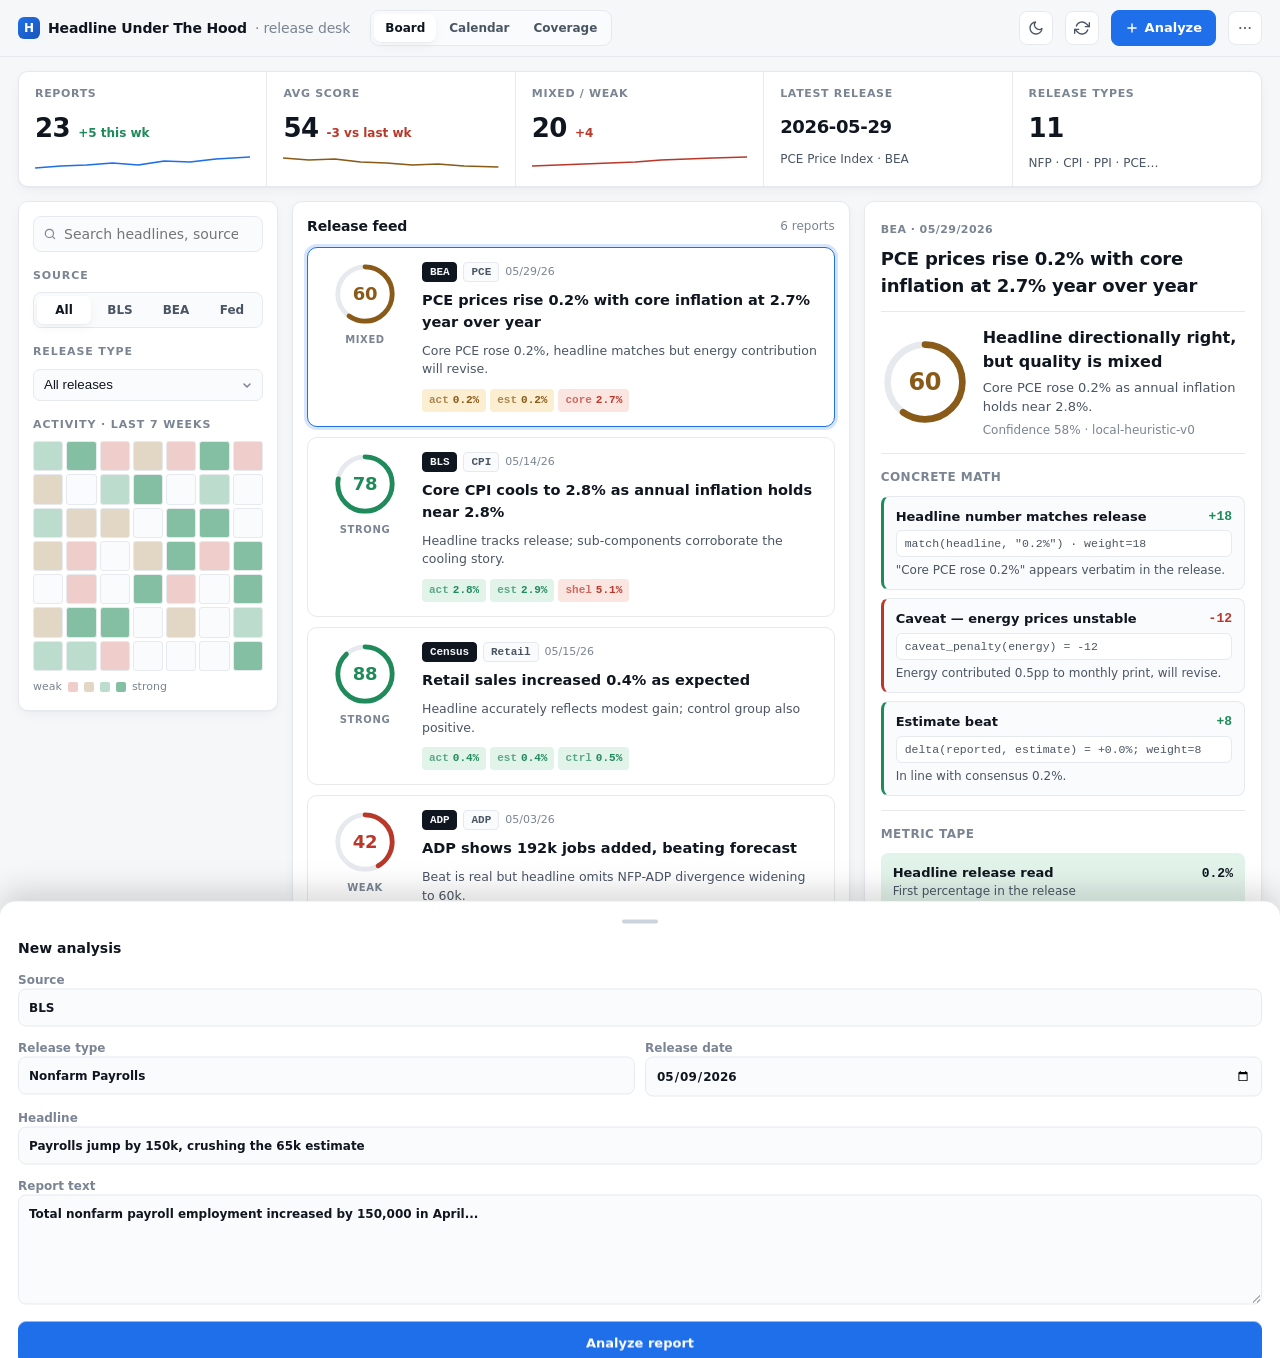
<file: mockup/redesign.html>
<!doctype html>
<html lang="en">
<head>
<meta charset="utf-8" />
<meta name="viewport" content="width=device-width, initial-scale=1, viewport-fit=cover" />
<title>Headline Under The Hood — Redesign Mockup</title>
<style>
  /* ---------- Tokens ---------- */
  :root {
    color-scheme: light dark;
    --bg:        #f6f7f9;
    --bg-rail:   #ffffff;
    --panel:     #ffffff;
    --panel-2:   #fafbfc;
    --line:      #e6e9ee;
    --line-2:    #cdd3dc;
    --text:      #0f1620;
    --text-2:    #4a5564;
    --muted:     #7a8493;
    --accent:    #1f6feb;
    --accent-2:  #1956b9;
    --accent-soft: #e7f0ff;
    --good:      #1f8a5a;
    --good-soft: #e2f3ea;
    --warn:      #8a5a18;
    --warn-soft: #fbeed1;
    --bad:       #b9382a;
    --bad-soft:  #fbe5e1;
    --shadow:    0 1px 2px rgba(15, 22, 32, .04), 0 4px 12px rgba(15, 22, 32, .04);
    --radius:    10px;
    --radius-sm: 7px;
    --mono:      ui-monospace, "JetBrains Mono", "SF Mono", Menlo, Consolas, monospace;
  }
  [data-theme="dark"] {
    --bg:        #0b0e13;
    --bg-rail:   #10141b;
    --panel:     #131822;
    --panel-2:   #181e29;
    --line:      #232b39;
    --line-2:    #313b4d;
    --text:      #e7ecf3;
    --text-2:    #aab3c0;
    --muted:     #6e7888;
    --accent:    #4d8ef7;
    --accent-2:  #6ba0fa;
    --accent-soft: #18243d;
    --good:      #4cc38a;
    --good-soft: #14352a;
    --warn:      #e0a857;
    --warn-soft: #3a2c14;
    --bad:       #ec6f60;
    --bad-soft:  #3a1d1a;
    --shadow:    0 1px 2px rgba(0, 0, 0, .25), 0 6px 18px rgba(0, 0, 0, .3);
  }

  * { box-sizing: border-box; }
  html, body { margin: 0; padding: 0; }
  body {
    background: var(--bg);
    color: var(--text);
    font: 14px/1.5 -apple-system, BlinkMacSystemFont, "Segoe UI", Inter, system-ui, sans-serif;
    font-variant-numeric: tabular-nums;
    -webkit-font-smoothing: antialiased;
  }
  button { font: inherit; cursor: pointer; }
  a { color: var(--accent); text-decoration: none; }
  a:hover { text-decoration: underline; }

  /* ---------- Topbar ---------- */
  .topbar {
    position: sticky; top: 0; z-index: 30;
    display: flex; align-items: center; gap: 12px;
    padding: 10px 18px;
    background: color-mix(in srgb, var(--bg) 92%, transparent);
    backdrop-filter: saturate(180%) blur(8px);
    border-bottom: 1px solid var(--line);
  }
  .brand {
    display: flex; align-items: center; gap: 8px;
    font-weight: 700; font-size: 14px; letter-spacing: -.01em;
  }
  .brand-mark {
    width: 22px; height: 22px; border-radius: 6px;
    background: linear-gradient(135deg, var(--accent), var(--accent-2));
    display: grid; place-items: center; color: #fff; font-weight: 800; font-size: 12px;
  }
  .brand-sub { color: var(--muted); font-weight: 500; }

  .nav-pill {
    display: inline-flex; gap: 2px; padding: 3px;
    background: var(--panel-2); border: 1px solid var(--line); border-radius: 9px;
    margin-left: 8px;
  }
  .nav-pill button {
    padding: 5px 11px; border: 0; border-radius: 7px; background: transparent;
    color: var(--text-2); font-weight: 600; font-size: 12px;
  }
  .nav-pill button[aria-pressed="true"] {
    background: var(--panel); color: var(--text); box-shadow: var(--shadow);
  }

  .top-spacer { flex: 1; }

  .icon-btn {
    width: 34px; height: 34px; display: grid; place-items: center;
    border-radius: 8px; border: 1px solid var(--line); background: var(--panel);
    color: var(--text-2);
  }
  .icon-btn:hover { background: var(--panel-2); color: var(--text); }
  .icon-btn svg { width: 16px; height: 16px; }

  .btn-primary {
    display: inline-flex; align-items: center; gap: 6px;
    padding: 7px 13px; border-radius: 8px;
    border: 1px solid var(--accent); background: var(--accent); color: #fff;
    font-weight: 600; font-size: 13px;
  }
  .btn-primary:hover { background: var(--accent-2); border-color: var(--accent-2); }
  .btn-primary svg { width: 14px; height: 14px; }

  .menu-wrap { position: relative; }
  .menu {
    position: absolute; right: 0; top: calc(100% + 6px); min-width: 180px;
    background: var(--panel); border: 1px solid var(--line); border-radius: 10px;
    box-shadow: var(--shadow); padding: 4px; display: none; z-index: 50;
  }
  .menu[data-open="true"] { display: block; }
  .menu button {
    width: 100%; text-align: left; padding: 8px 10px; border: 0; background: transparent;
    color: var(--text); border-radius: 6px; font-size: 13px;
  }
  .menu button:hover { background: var(--panel-2); }

  /* ---------- Layout ---------- */
  .shell {
    display: grid;
    grid-template-columns: 260px minmax(0, 1.4fr) minmax(0, 1fr);
    gap: 14px;
    padding: 14px 18px 22px;
    align-items: start;
  }

  .pane {
    background: var(--panel);
    border: 1px solid var(--line);
    border-radius: var(--radius);
    box-shadow: var(--shadow);
  }

  /* Stats hero (replaces eyebrow + giant title) */
  .stats {
    display: grid;
    grid-template-columns: repeat(5, minmax(0, 1fr));
    gap: 0;
    padding: 0;
    overflow: hidden;
    grid-column: 1 / -1;
  }
  .stat {
    padding: 14px 16px;
    border-right: 1px solid var(--line);
    display: grid; gap: 6px;
  }
  .stat:last-child { border-right: 0; }
  .stat-label { color: var(--muted); font-size: 11px; font-weight: 600; text-transform: uppercase; letter-spacing: .06em; }
  .stat-value { display: flex; align-items: baseline; gap: 8px; }
  .stat-value strong { font-size: 26px; font-weight: 700; letter-spacing: -.02em; font-variant-numeric: tabular-nums; }
  .stat-value .delta { font-size: 12px; color: var(--good); font-weight: 600; }
  .stat-value .delta.down { color: var(--bad); }
  .stat-spark { height: 18px; width: 100%; }

  /* ---------- Side rail ---------- */
  .rail { padding: 14px; display: grid; gap: 16px; position: sticky; top: 70px; }

  .rail h3 {
    margin: 0; font-size: 11px; font-weight: 700; color: var(--muted);
    text-transform: uppercase; letter-spacing: .08em;
  }

  .search {
    position: relative;
  }
  .search svg {
    position: absolute; left: 10px; top: 50%; transform: translateY(-50%);
    width: 14px; height: 14px; color: var(--muted);
  }
  .search input {
    width: 100%; height: 36px; padding: 0 10px 0 30px;
    border-radius: 8px; border: 1px solid var(--line); background: var(--panel-2);
    color: var(--text); font: inherit;
  }
  .search input:focus { outline: 2px solid color-mix(in srgb, var(--accent) 35%, transparent); border-color: var(--accent); }

  .seg {
    display: flex; gap: 2px; padding: 3px;
    background: var(--panel-2); border: 1px solid var(--line); border-radius: 8px;
  }
  .seg button {
    flex: 1; padding: 5px 8px; border: 0; background: transparent; border-radius: 6px;
    color: var(--text-2); font-weight: 600; font-size: 12px;
  }
  .seg button[aria-pressed="true"] { background: var(--panel); color: var(--text); box-shadow: var(--shadow); }

  select.field {
    width: 100%; height: 32px; padding: 0 28px 0 10px;
    border: 1px solid var(--line); background: var(--panel-2); color: var(--text); border-radius: 7px;
    appearance: none;
    background-image: url("data:image/svg+xml;utf8,<svg xmlns='http://www.w3.org/2000/svg' width='10' height='10' viewBox='0 0 10 10'><path d='M2 4l3 3 3-3' fill='none' stroke='%237a8493' stroke-width='1.5' stroke-linecap='round' stroke-linejoin='round'/></svg>");
    background-repeat: no-repeat; background-position: right 10px center;
  }

  /* Calendar heatmap */
  .heatmap {
    display: grid; grid-template-columns: repeat(7, 1fr);
    gap: 3px;
  }
  .heatmap .cell {
    aspect-ratio: 1 / 1; border-radius: 3px;
    background: var(--panel-2); border: 1px solid var(--line);
    position: relative;
  }
  .heatmap .cell[data-score="1"] { background: color-mix(in srgb, var(--bad) 25%, var(--panel)); }
  .heatmap .cell[data-score="2"] { background: color-mix(in srgb, var(--warn) 25%, var(--panel)); }
  .heatmap .cell[data-score="3"] { background: color-mix(in srgb, var(--good) 30%, var(--panel)); }
  .heatmap .cell[data-score="4"] { background: color-mix(in srgb, var(--good) 55%, var(--panel)); }
  .heatmap .cell:hover { outline: 2px solid var(--accent); }
  .heatmap-legend { display: flex; gap: 6px; align-items: center; color: var(--muted); font-size: 11px; }
  .heatmap-legend i { width: 10px; height: 10px; border-radius: 2px; }

  /* ---------- Feed ---------- */
  .feed { padding: 14px; }
  .feed-head { display: flex; align-items: center; justify-content: space-between; margin-bottom: 10px; }
  .feed-head h2 { margin: 0; font-size: 14px; font-weight: 700; letter-spacing: -.01em; }
  .feed-head .count { color: var(--muted); font-size: 12px; }

  .card {
    display: grid;
    grid-template-columns: 86px 1fr;
    gap: 14px;
    padding: 14px;
    border: 1px solid var(--line);
    border-radius: var(--radius);
    background: var(--panel);
    transition: border-color .15s, transform .15s, box-shadow .15s;
    margin-bottom: 10px;
    cursor: pointer;
    text-align: left;
    width: 100%;
  }
  .card:hover { border-color: var(--line-2); transform: translateY(-1px); box-shadow: var(--shadow); }
  .card[aria-current="true"] {
    border-color: var(--accent);
    box-shadow: 0 0 0 3px color-mix(in srgb, var(--accent) 18%, transparent);
  }

  .card-score { display: grid; gap: 6px; align-content: start; justify-items: center; }
  .verdict-tag {
    font-size: 10px; font-weight: 700; letter-spacing: .06em;
    text-transform: uppercase; color: var(--muted);
  }

  .card-body { display: grid; gap: 8px; min-width: 0; }
  .card-meta { display: flex; gap: 6px; align-items: center; font-size: 11px; color: var(--muted); }
  .chip {
    display: inline-flex; align-items: center; padding: 1px 7px; border-radius: 4px;
    background: var(--panel-2); border: 1px solid var(--line);
    color: var(--text-2); font-size: 11px; font-weight: 600;
    font-family: var(--mono);
  }
  .chip.brand { background: var(--text); color: var(--bg); border-color: var(--text); }

  .card-headline {
    font-size: 14.5px; font-weight: 600; color: var(--text);
    overflow: hidden; display: -webkit-box; -webkit-line-clamp: 2; -webkit-box-orient: vertical;
  }
  .card-blurb { font-size: 12.5px; color: var(--text-2); }

  .card-footer { display: flex; gap: 4px; flex-wrap: wrap; margin-top: 2px; }
  .ribbon {
    display: inline-flex; align-items: center; gap: 4px;
    padding: 2px 6px; border-radius: 4px;
    font-size: 11px; font-family: var(--mono); font-weight: 600;
    background: var(--panel-2); border: 1px solid var(--line); color: var(--text-2);
  }
  .ribbon.up { background: var(--good-soft); color: var(--good); border-color: transparent; }
  .ribbon.dn { background: var(--bad-soft); color: var(--bad); border-color: transparent; }
  .ribbon.neu { background: var(--warn-soft); color: var(--warn); border-color: transparent; }

  /* ---------- Score Gauge (SVG) ---------- */
  .gauge { width: 64px; height: 64px; position: relative; }
  .gauge svg { width: 100%; height: 100%; transform: rotate(-90deg); }
  .gauge .track { stroke: var(--line); fill: none; stroke-width: 6; }
  .gauge .fill { fill: none; stroke-width: 6; stroke-linecap: round; transition: stroke-dashoffset .6s ease; }
  .gauge .num {
    position: absolute; inset: 0; display: grid; place-items: center;
    font-size: 18px; font-weight: 700; letter-spacing: -.02em;
  }
  .gauge.s-good .fill { stroke: var(--good); }
  .gauge.s-mid  .fill { stroke: var(--warn); }
  .gauge.s-bad  .fill { stroke: var(--bad); }
  .gauge.s-good .num { color: var(--good); }
  .gauge.s-mid  .num { color: var(--warn); }
  .gauge.s-bad  .num { color: var(--bad); }

  /* ---------- Detail panel ---------- */
  .detail {
    padding: 16px;
    position: sticky; top: 70px;
    max-height: calc(100vh - 90px); overflow: auto;
  }
  .detail-head { padding-bottom: 12px; border-bottom: 1px solid var(--line); }
  .detail-eyebrow { font-size: 11px; color: var(--muted); font-weight: 600; letter-spacing: .04em; text-transform: uppercase; }
  .detail-headline { margin: 6px 0 0; font-size: 18px; font-weight: 700; letter-spacing: -.01em; }
  .verdict-block {
    display: grid; grid-template-columns: 88px 1fr; gap: 14px; align-items: center;
    padding: 14px 0; border-bottom: 1px solid var(--line);
  }
  .verdict-block .gauge { width: 88px; height: 88px; }
  .verdict-block .gauge .num { font-size: 24px; }
  .verdict-block h3 { margin: 0; font-size: 16px; font-weight: 700; }
  .verdict-block p  { margin: 4px 0 0; color: var(--text-2); font-size: 13px; }
  .verdict-block .meta { color: var(--muted); font-size: 12px; margin-top: 4px; }

  .section { padding: 14px 0; border-bottom: 1px solid var(--line); }
  .section:last-child { border-bottom: 0; }
  .section h4 { margin: 0 0 10px; font-size: 12px; font-weight: 700; letter-spacing: .04em; text-transform: uppercase; color: var(--muted); }

  .components { display: grid; gap: 8px; }
  .component {
    display: grid; grid-template-columns: 1fr auto; gap: 4px 12px;
    padding: 10px 12px;
    border: 1px solid var(--line);
    border-left: 3px solid var(--line-2);
    border-radius: 8px;
    background: var(--panel-2);
  }
  .component.pos { border-left-color: var(--good); }
  .component.neg { border-left-color: var(--bad); }
  .component .label { font-weight: 600; font-size: 13px; }
  .component .pts   { font-family: var(--mono); font-weight: 700; font-size: 13px; }
  .component .pts.pos { color: var(--good); }
  .component .pts.neg { color: var(--bad); }
  .component .math  { grid-column: 1 / -1; font-family: var(--mono); font-size: 11.5px; color: var(--text-2); padding: 4px 8px; background: var(--panel); border: 1px solid var(--line); border-radius: 6px; overflow-x: auto; }
  .component .ev    { grid-column: 1 / -1; font-size: 12px; color: var(--text-2); }

  .metrics { display: grid; gap: 6px; }
  .metric {
    display: grid; grid-template-columns: 1fr auto; gap: 8px; align-items: baseline;
    padding: 9px 11px; border-radius: 7px; border: 1px solid var(--line);
  }
  .metric.pos { background: var(--good-soft); border-color: transparent; }
  .metric.neg { background: var(--bad-soft); border-color: transparent; }
  .metric .name { font-weight: 600; font-size: 13px; }
  .metric .desc { font-size: 12px; color: var(--text-2); }
  .metric .value { font-family: var(--mono); font-size: 13px; font-weight: 700; }

  .factors { list-style: none; margin: 0; padding: 0; display: grid; gap: 6px; }
  .factors li {
    padding: 8px 10px; border-radius: 7px;
    background: var(--panel-2); border-left: 3px solid var(--line-2);
    font-size: 12.5px; color: var(--text-2);
  }
  .factors li.pos { border-left-color: var(--good); }
  .factors li.neg { border-left-color: var(--bad); }

  /* ---------- FAB / sheet for narrow screens ---------- */
  .fab {
    display: none;
    position: fixed; right: 16px; bottom: 16px; z-index: 40;
    width: 56px; height: 56px; border-radius: 50%;
    background: var(--accent); color: #fff; border: 0;
    box-shadow: 0 6px 20px rgba(31, 111, 235, .35);
  }
  .fab svg { width: 22px; height: 22px; }
  .sheet {
    position: fixed; left: 0; right: 0; bottom: 0; top: auto;
    background: var(--panel); border-top: 1px solid var(--line);
    border-radius: 16px 16px 0 0;
    padding: 18px 18px 24px;
    z-index: 50;
    transform: translateY(100%);
    transition: transform .3s ease;
    box-shadow: 0 -10px 30px rgba(0, 0, 0, .15);
    max-height: 88vh; overflow: auto;
  }
  .sheet[data-open="true"] { transform: translateY(0); }
  .sheet-grip { width: 36px; height: 4px; border-radius: 2px; background: var(--line-2); margin: 0 auto 14px; }
  .sheet-backdrop {
    position: fixed; inset: 0; background: rgba(15, 22, 32, .35); opacity: 0; pointer-events: none;
    transition: opacity .25s; z-index: 45;
  }
  .sheet-backdrop[data-open="true"] { opacity: 1; pointer-events: auto; }

  .sheet h3 { margin: 0 0 12px; font-size: 14px; font-weight: 700; }
  .field-row { display: grid; gap: 10px; margin-bottom: 12px; }
  .field-row label { font-size: 12px; color: var(--muted); font-weight: 600; }
  .field-row input, .field-row textarea, .field-row select {
    width: 100%; padding: 9px 10px; border-radius: 8px;
    border: 1px solid var(--line); background: var(--panel-2); color: var(--text); font: inherit;
  }
  .field-row textarea { min-height: 110px; resize: vertical; }

  /* ---------- Responsive ---------- */
  @media (max-width: 1180px) {
    .shell { grid-template-columns: 240px minmax(0, 1.3fr) minmax(0, 1fr); gap: 12px; padding: 12px; }
    .stats { grid-template-columns: repeat(5, 1fr); }
    .stat-value strong { font-size: 22px; }
  }
  @media (max-width: 980px) {
    .shell { grid-template-columns: 1fr; }
    .rail { display: none; }
    .detail { display: none; }
    .stats { grid-template-columns: repeat(3, 1fr); }
    .stat:nth-child(4), .stat:nth-child(5) { border-right: 0; }
    .stat:nth-child(3) { border-right: 0; }
    .fab { display: grid; place-items: center; }
    .nav-pill { display: none; }
  }
  @media (max-width: 540px) {
    .stats { grid-template-columns: repeat(2, 1fr); }
    .stat { border-right: 0; border-bottom: 1px solid var(--line); }
    .stat:nth-last-child(-n+1) { border-bottom: 0; }
    .topbar { padding: 8px 12px; gap: 8px; }
    .brand span:not(.brand-mark) { display: none; }
    .brand::after { content: "HUTH"; font-weight: 700; font-size: 14px; letter-spacing: -.01em; color: var(--text); }
    .shell { padding: 10px; }
    .card { grid-template-columns: 64px 1fr; gap: 10px; padding: 12px; }
    .card-headline { font-size: 14px; }
    .gauge { width: 52px; height: 52px; }
    .gauge .num { font-size: 15px; }
    .btn-primary { padding: 7px 11px; font-size: 12.5px; }
  }

  /* utility */
  .row { display: flex; gap: 8px; align-items: center; }
  .grow { flex: 1; }
  .small { font-size: 12px; color: var(--text-2); }
  .hidden { display: none !important; }
</style>
</head>
<body>
  <header class="topbar">
    <div class="brand">
      <div class="brand-mark">H</div>
      <span>Headline Under The Hood</span>
      <span class="brand-sub">· release desk</span>
    </div>
    <div class="nav-pill" role="tablist" aria-label="View">
      <button aria-pressed="true">Board</button>
      <button aria-pressed="false">Calendar</button>
      <button aria-pressed="false">Coverage</button>
    </div>
    <div class="top-spacer"></div>
    <button class="icon-btn" id="themeToggle" aria-label="Toggle theme" title="Toggle theme">
      <svg viewBox="0 0 24 24" fill="none" stroke="currentColor" stroke-width="2" stroke-linecap="round" stroke-linejoin="round"><path d="M21 12.79A9 9 0 1 1 11.21 3 7 7 0 0 0 21 12.79z"/></svg>
    </button>
    <button class="icon-btn" aria-label="Refresh" title="Refresh">
      <svg viewBox="0 0 24 24" fill="none" stroke="currentColor" stroke-width="2" stroke-linecap="round" stroke-linejoin="round"><path d="M23 4v6h-6"/><path d="M1 20v-6h6"/><path d="M3.51 9a9 9 0 0 1 14.85-3.36L23 10M1 14l4.64 4.36A9 9 0 0 0 20.49 15"/></svg>
    </button>
    <button class="btn-primary" id="openSheet">
      <svg viewBox="0 0 24 24" fill="none" stroke="currentColor" stroke-width="2.4" stroke-linecap="round" stroke-linejoin="round"><path d="M12 5v14M5 12h14"/></svg>
      Analyze
    </button>
    <div class="menu-wrap">
      <button class="icon-btn" id="overflowBtn" aria-label="More" title="More">
        <svg viewBox="0 0 24 24" fill="currentColor"><circle cx="5" cy="12" r="1.6"/><circle cx="12" cy="12" r="1.6"/><circle cx="19" cy="12" r="1.6"/></svg>
      </button>
      <div class="menu" id="overflowMenu">
        <button>Seed examples</button>
        <button>Run demo</button>
        <button>Export CSV</button>
        <button>Settings…</button>
      </div>
    </div>
  </header>

  <main class="shell">
    <!-- STATS HERO -->
    <section class="pane stats" aria-label="Dashboard summary">
      <div class="stat">
        <span class="stat-label">Reports</span>
        <div class="stat-value"><strong id="kReports">23</strong><span class="delta">+5 this wk</span></div>
        <svg class="stat-spark" viewBox="0 0 100 18" preserveAspectRatio="none"><polyline fill="none" stroke="currentColor" stroke-width="1.5" points="0,14 12,12 24,11 36,9 48,11 60,7 72,8 84,5 100,3" style="color: var(--accent)"/></svg>
      </div>
      <div class="stat">
        <span class="stat-label">Avg score</span>
        <div class="stat-value"><strong>54</strong><span class="delta down">-3 vs last wk</span></div>
        <svg class="stat-spark" viewBox="0 0 100 18" preserveAspectRatio="none"><polyline fill="none" stroke="currentColor" stroke-width="1.5" points="0,4 12,6 24,5 36,8 48,9 60,11 72,10 84,12 100,13" style="color: var(--warn)"/></svg>
      </div>
      <div class="stat">
        <span class="stat-label">Mixed / weak</span>
        <div class="stat-value"><strong>20</strong><span class="delta down">+4</span></div>
        <svg class="stat-spark" viewBox="0 0 100 18" preserveAspectRatio="none"><polyline fill="none" stroke="currentColor" stroke-width="1.5" points="0,12 12,11 24,10 36,9 48,8 60,6 72,5 84,4 100,3" style="color: var(--bad)"/></svg>
      </div>
      <div class="stat">
        <span class="stat-label">Latest release</span>
        <div class="stat-value"><strong style="font-size:18px">2026-05-29</strong></div>
        <span class="small">PCE Price Index · BEA</span>
      </div>
      <div class="stat">
        <span class="stat-label">Release types</span>
        <div class="stat-value"><strong>11</strong></div>
        <span class="small">NFP · CPI · PPI · PCE…</span>
      </div>
    </section>

    <!-- SIDE RAIL -->
    <aside class="pane rail">
      <div class="search">
        <svg viewBox="0 0 24 24" fill="none" stroke="currentColor" stroke-width="2" stroke-linecap="round"><circle cx="11" cy="11" r="7"/><path d="m20 20-3.5-3.5"/></svg>
        <input type="search" placeholder="Search headlines, sources" />
      </div>

      <div>
        <h3 style="margin-bottom:8px">Source</h3>
        <div class="seg" role="tablist">
          <button aria-pressed="true">All</button>
          <button aria-pressed="false">BLS</button>
          <button aria-pressed="false">BEA</button>
          <button aria-pressed="false">Fed</button>
        </div>
      </div>

      <div style="display:grid; gap:8px">
        <h3>Release type</h3>
        <select class="field">
          <option>All releases</option>
          <option>Nonfarm Payrolls</option>
          <option>CPI</option>
          <option>PCE</option>
          <option>GDP</option>
        </select>
      </div>

      <div style="display:grid; gap:8px">
        <h3>Activity · last 7 weeks</h3>
        <div class="heatmap" id="heatmap"></div>
        <div class="heatmap-legend">
          <span>weak</span>
          <i style="background:color-mix(in srgb, var(--bad) 25%, var(--panel))"></i>
          <i style="background:color-mix(in srgb, var(--warn) 25%, var(--panel))"></i>
          <i style="background:color-mix(in srgb, var(--good) 30%, var(--panel))"></i>
          <i style="background:color-mix(in srgb, var(--good) 55%, var(--panel))"></i>
          <span>strong</span>
        </div>
      </div>
    </aside>

    <!-- FEED -->
    <section class="pane feed">
      <div class="feed-head">
        <h2>Release feed</h2>
        <span class="count" id="feedCount">23 reports</span>
      </div>
      <div id="cards"></div>
    </section>

    <!-- DETAIL -->
    <section class="pane detail" id="detail">
      <div class="detail-head">
        <span class="detail-eyebrow">BEA · 05/29/2026</span>
        <h2 class="detail-headline">PCE prices rise 0.2% with core inflation at 2.7% year over year</h2>
      </div>

      <div class="verdict-block">
        <div class="gauge s-mid" data-score="60">
          <svg viewBox="0 0 80 80">
            <circle class="track" cx="40" cy="40" r="34" />
            <circle class="fill"  cx="40" cy="40" r="34" pathLength="100" stroke-dasharray="60 100" stroke-dashoffset="0"/>
          </svg>
          <div class="num">60</div>
        </div>
        <div>
          <h3>Headline directionally right, but quality is mixed</h3>
          <p>Core PCE rose 0.2% as annual inflation holds near 2.8%.</p>
          <div class="meta">Confidence 58% · local-heuristic-v0</div>
        </div>
      </div>

      <div class="section">
        <h4>Concrete math</h4>
        <div class="components">
          <div class="component pos">
            <span class="label">Headline number matches release</span>
            <span class="pts pos">+18</span>
            <code class="math">match(headline, "0.2%") · weight=18</code>
            <span class="ev">"Core PCE rose 0.2%" appears verbatim in the release.</span>
          </div>
          <div class="component neg">
            <span class="label">Caveat — energy prices unstable</span>
            <span class="pts neg">-12</span>
            <code class="math">caveat_penalty(energy) = -12</code>
            <span class="ev">Energy contributed 0.5pp to monthly print, will revise.</span>
          </div>
          <div class="component pos">
            <span class="label">Estimate beat</span>
            <span class="pts pos">+8</span>
            <code class="math">delta(reported, estimate) = +0.0%; weight=8</code>
            <span class="ev">In line with consensus 0.2%.</span>
          </div>
        </div>
      </div>

      <div class="section">
        <h4>Metric tape</h4>
        <div class="metrics">
          <div class="metric pos">
            <div><div class="name">Headline release read</div><div class="desc">First percentage in the release</div></div>
            <div class="value">0.2%</div>
          </div>
          <div class="metric pos">
            <div><div class="name">Reported in headline</div><div class="desc">Index gain quoted in headline</div></div>
            <div class="value">0.2%</div>
          </div>
          <div class="metric">
            <div><div class="name">Core inflation</div><div class="desc">YoY core PCE</div></div>
            <div class="value">2.7%</div>
          </div>
          <div class="metric neg">
            <div><div class="name">Energy prices</div><div class="desc">Monthly contribution</div></div>
            <div class="value">+0.5pp</div>
          </div>
        </div>
      </div>

      <div class="section">
        <h4>Supports</h4>
        <ul class="factors">
          <li class="pos">Reported figure matches consensus exactly.</li>
          <li class="pos">Annual core measure within Fed's expected band.</li>
        </ul>
      </div>

      <div class="section">
        <h4>Under the hood</h4>
        <ul class="factors">
          <li class="neg">Energy contributed 0.5pp — expect downward revision.</li>
          <li class="neg">Headline glosses over services-ex-shelter heat.</li>
        </ul>
      </div>
    </section>
  </main>

  <!-- Bottom sheet for analyze (mobile/tablet) -->
  <button class="fab" id="fab" aria-label="New analysis">
    <svg viewBox="0 0 24 24" fill="none" stroke="currentColor" stroke-width="2.4" stroke-linecap="round"><path d="M12 5v14M5 12h14"/></svg>
  </button>
  <div class="sheet-backdrop" id="sheetBackdrop"></div>
  <div class="sheet" id="sheet" role="dialog" aria-labelledby="sheetTitle" aria-modal="true">
    <div class="sheet-grip"></div>
    <h3 id="sheetTitle">New analysis</h3>
    <div class="field-row">
      <label>Source <input value="BLS"/></label>
    </div>
    <div class="field-row" style="grid-template-columns: 1fr 1fr; display:grid;">
      <label>Release type <input value="Nonfarm Payrolls"/></label>
      <label>Release date <input type="date" value="2026-05-09"/></label>
    </div>
    <div class="field-row">
      <label>Headline <input value="Payrolls jump by 150k, crushing the 65k estimate"/></label>
    </div>
    <div class="field-row">
      <label>Report text <textarea>Total nonfarm payroll employment increased by 150,000 in April...</textarea></label>
    </div>
    <button class="btn-primary" style="width:100%; justify-content:center; padding:11px;">Analyze report</button>
  </div>

<script>
  // --- Theme toggle ---
  const themeBtn = document.getElementById('themeToggle');
  const root = document.documentElement;
  const stored = localStorage.getItem('theme');
  if (stored) root.setAttribute('data-theme', stored);
  themeBtn.addEventListener('click', () => {
    const next = root.getAttribute('data-theme') === 'dark' ? 'light' : 'dark';
    root.setAttribute('data-theme', next);
    localStorage.setItem('theme', next);
  });

  // --- Overflow menu ---
  const ofBtn = document.getElementById('overflowBtn');
  const ofMenu = document.getElementById('overflowMenu');
  ofBtn.addEventListener('click', (e) => {
    e.stopPropagation();
    ofMenu.dataset.open = ofMenu.dataset.open === 'true' ? 'false' : 'true';
  });
  document.addEventListener('click', () => ofMenu.dataset.open = 'false');

  // --- Bottom sheet ---
  const sheet = document.getElementById('sheet');
  const backdrop = document.getElementById('sheetBackdrop');
  function openSheet(){ sheet.dataset.open = 'true'; backdrop.dataset.open = 'true'; }
  function closeSheet(){ sheet.dataset.open = 'false'; backdrop.dataset.open = 'false'; }
  document.getElementById('openSheet').addEventListener('click', openSheet);
  document.getElementById('fab').addEventListener('click', openSheet);
  backdrop.addEventListener('click', closeSheet);

  // --- Mock data ---
  const reports = [
    { id:1, source:'BEA', type:'PCE',  date:'05/29/26', headline:'PCE prices rise 0.2% with core inflation at 2.7% year over year', score:60, verdict:'Mixed', blurb:'Core PCE rose 0.2%, headline matches but energy contribution will revise.', ribbons:[['act','0.2%','neu'],['est','0.2%','neu'],['core','2.7%','dn']] },
    { id:2, source:'BLS', type:'CPI',  date:'05/14/26', headline:'Core CPI cools to 2.8% as annual inflation holds near 2.8%', score:78, verdict:'Strong', blurb:'Headline tracks release; sub-components corroborate the cooling story.', ribbons:[['act','2.8%','up'],['est','2.9%','up'],['shel','5.1%','dn']] },
    { id:3, source:'Census',type:'Retail', date:'05/15/26', headline:'Retail sales increased 0.4% as expected', score:88, verdict:'Strong', blurb:'Headline accurately reflects modest gain; control group also positive.', ribbons:[['act','0.4%','up'],['est','0.4%','up'],['ctrl','0.5%','up']] },
    { id:4, source:'ADP', type:'ADP',  date:'05/03/26', headline:'ADP shows 192k jobs added, beating forecast', score:42, verdict:'Weak', blurb:'Beat is real but headline omits NFP-ADP divergence widening to 60k.', ribbons:[['act','192k','up'],['est','170k','up'],['div','-60k','dn']] },
    { id:5, source:'BEA', type:'GDP',  date:'04/28/26', headline:'GDP grows 2.1% on consumer strength', score:71, verdict:'Mixed', blurb:'Headline directionally right; inventory drawdown masks the underlying.', ribbons:[['act','2.1%','up'],['est','2.0%','up'],['inv','-0.6pp','dn']] },
    { id:6, source:'BLS', type:'NFP',  date:'05/02/26', headline:'Payrolls jump by 150k, crushing the 65k estimate', score:35, verdict:'Weak', blurb:'Headline ignores -57k revisions to prior two months that wash the gain.', ribbons:[['act','150k','up'],['est','65k','up'],['rev','-57k','dn']] },
  ];

  function scoreClass(n){ return n >= 75 ? 's-good' : n >= 45 ? 's-mid' : 's-bad'; }
  function gauge(n){
    const cls = scoreClass(n);
    return `<div class="gauge ${cls}" aria-label="Score ${n} of 100">
      <svg viewBox="0 0 80 80" aria-hidden="true">
        <circle class="track" cx="40" cy="40" r="34" />
        <circle class="fill"  cx="40" cy="40" r="34" pathLength="100" stroke-dasharray="${n} 100" stroke-dashoffset="0"/>
      </svg>
      <div class="num">${n}</div>
    </div>`;
  }
  function ribbon([k,v,dir]){
    const cls = dir === 'up' ? 'up' : dir === 'dn' ? 'dn' : 'neu';
    return `<span class="ribbon ${cls}"><span style="opacity:.7">${k}</span> ${v}</span>`;
  }

  function render(){
    const html = reports.map((r,i) => `
      <button class="card" aria-current="${i===0}" data-id="${r.id}">
        <div class="card-score">
          ${gauge(r.score)}
          <span class="verdict-tag">${r.verdict}</span>
        </div>
        <div class="card-body">
          <div class="card-meta">
            <span class="chip brand">${r.source}</span>
            <span class="chip">${r.type}</span>
            <span>${r.date}</span>
          </div>
          <div class="card-headline">${r.headline}</div>
          <div class="card-blurb">${r.blurb}</div>
          <div class="card-footer">
            ${r.ribbons.map(ribbon).join('')}
          </div>
        </div>
      </button>
    `).join('');
    document.getElementById('cards').innerHTML = html;
    document.getElementById('feedCount').textContent = `${reports.length} reports`;
  }
  render();

  // Card selection
  document.getElementById('cards').addEventListener('click', (e) => {
    const card = e.target.closest('.card');
    if (!card) return;
    document.querySelectorAll('.card').forEach(c => c.setAttribute('aria-current','false'));
    card.setAttribute('aria-current','true');
  });

  // Heatmap (49 cells)
  (function(){
    var cells = [];
    for (var i = 0; i < 49; i++) {
      var r = Math.random();
      var s = 0;
      if (r > 0.78) s = 4;
      else if (r > 0.6) s = 3;
      else if (r > 0.45) s = 2;
      else if (r > 0.30) s = 1;
      cells.push('<div class="cell" data-score="' + (s||'') + '" title="day"></div>');
    }
    document.getElementById('heatmap').innerHTML = cells.join('');
  })();

  // Auto-detect dark
  if (!stored && window.matchMedia('(prefers-color-scheme: dark)').matches) {
    root.setAttribute('data-theme','dark');
  }
</script>
</body>
</html>
</file>
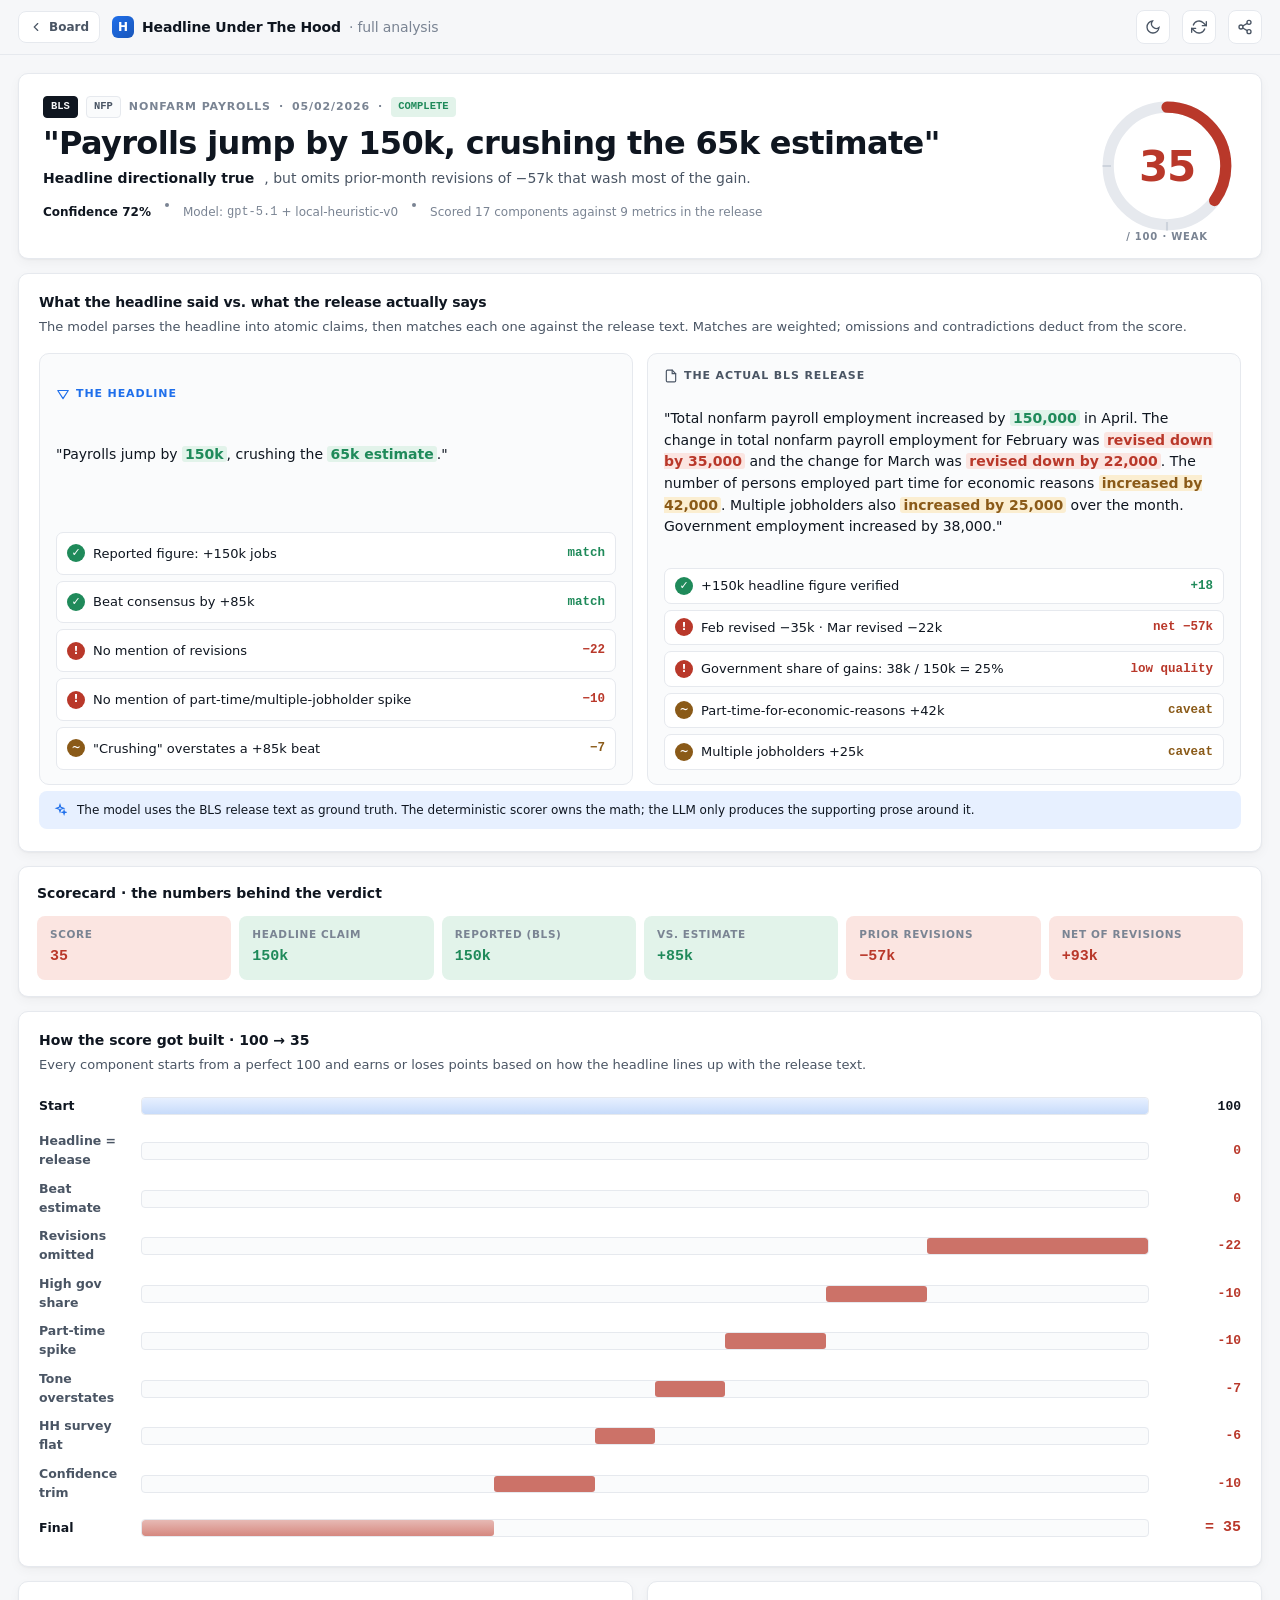
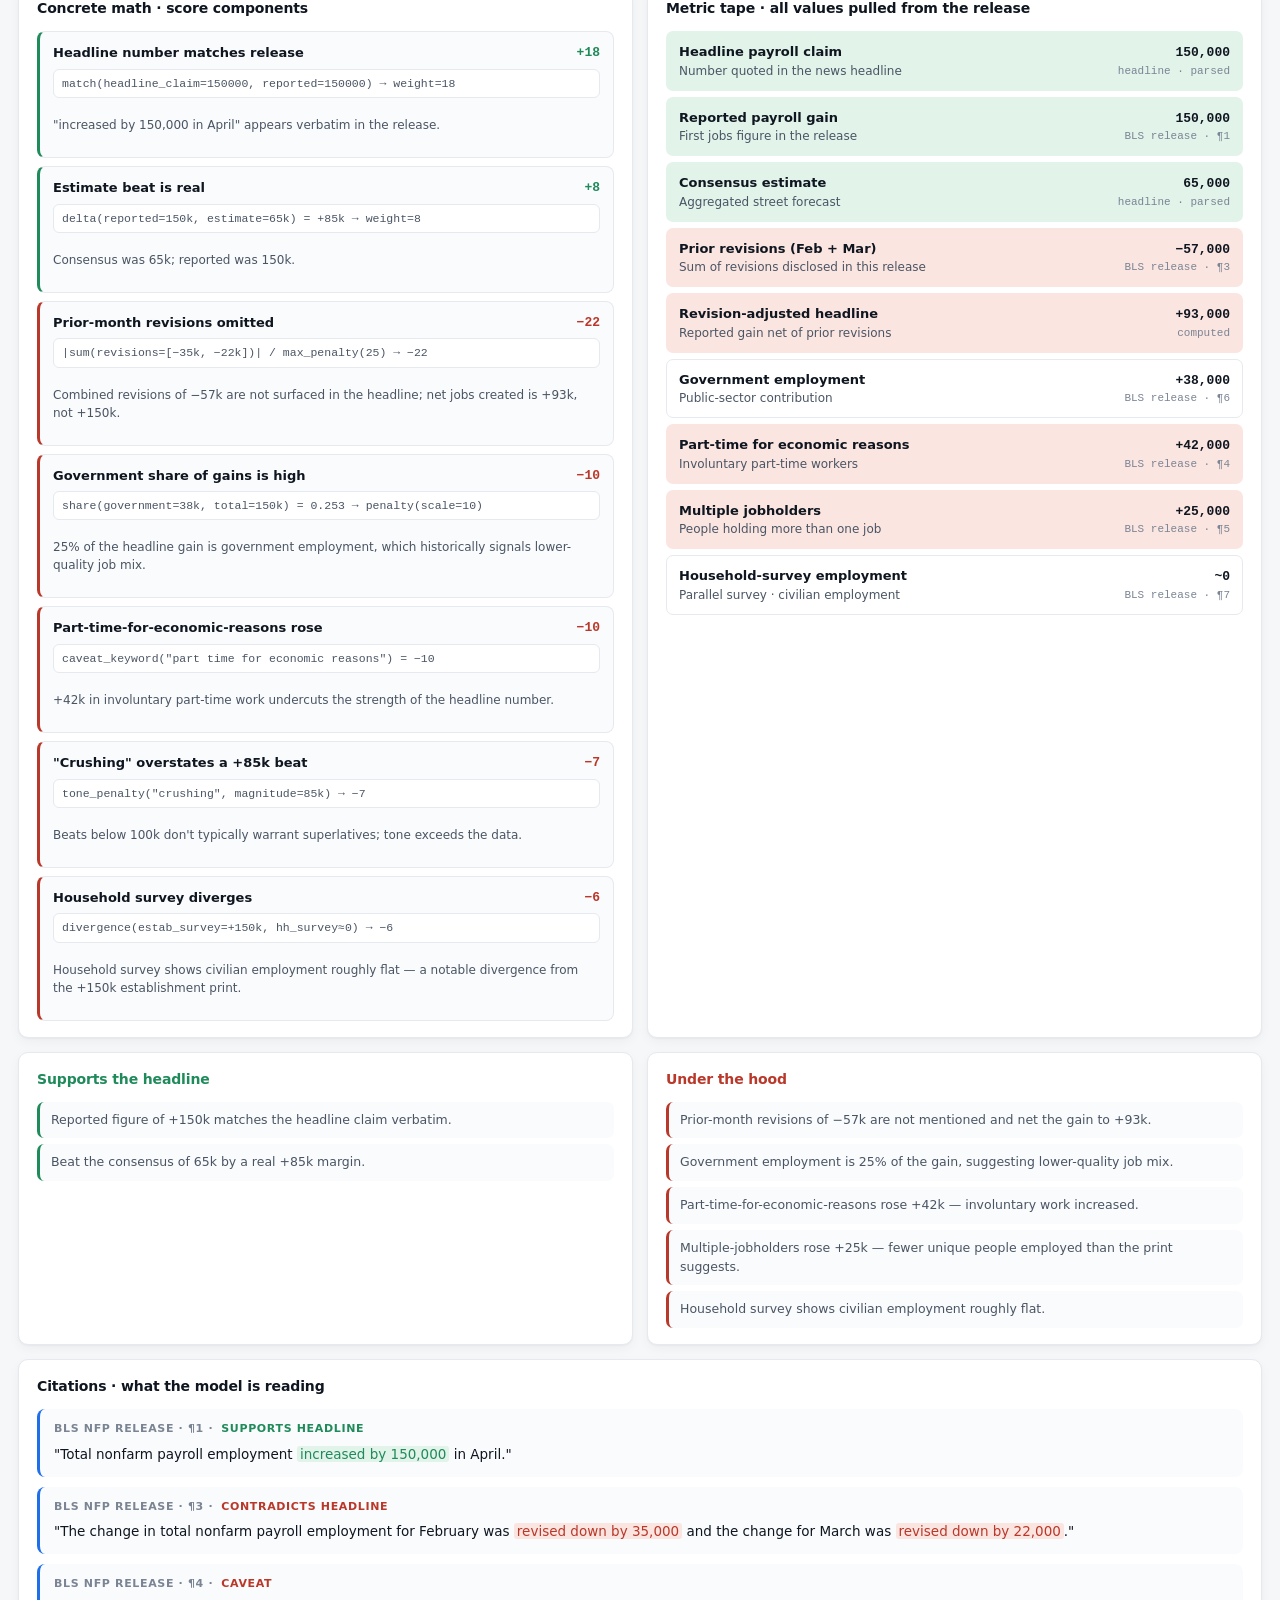
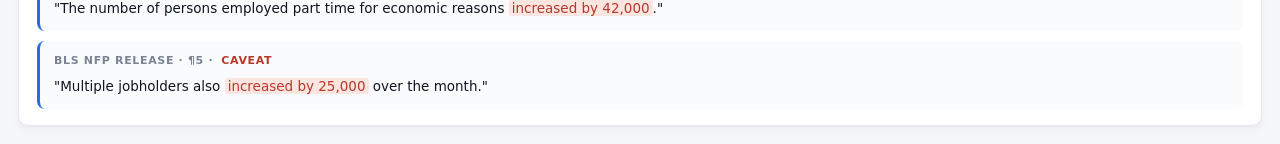
<file: mockup/report.html>
<!doctype html>
<html lang="en">
<head>
<meta charset="utf-8" />
<meta name="viewport" content="width=device-width, initial-scale=1, viewport-fit=cover" />
<title>NFP — Headline Under The Hood</title>
<style>
  :root {
    color-scheme: light dark;
    --bg:#f6f7f9; --bg-rail:#fff; --panel:#fff; --panel-2:#fafbfc;
    --line:#e6e9ee; --line-2:#cdd3dc; --text:#0f1620; --text-2:#4a5564; --muted:#7a8493;
    --accent:#1f6feb; --accent-2:#1956b9; --accent-soft:#e7f0ff;
    --good:#1f8a5a; --good-soft:#e2f3ea;
    --warn:#8a5a18; --warn-soft:#fbeed1;
    --bad:#b9382a;  --bad-soft:#fbe5e1;
    --shadow:0 1px 2px rgba(15,22,32,.04), 0 4px 12px rgba(15,22,32,.04);
    --radius:10px; --radius-sm:7px;
    --mono: ui-monospace, "JetBrains Mono", "SF Mono", Menlo, Consolas, monospace;
  }
  [data-theme="dark"] {
    --bg:#0b0e13; --bg-rail:#10141b; --panel:#131822; --panel-2:#181e29;
    --line:#232b39; --line-2:#313b4d; --text:#e7ecf3; --text-2:#aab3c0; --muted:#6e7888;
    --accent:#4d8ef7; --accent-2:#6ba0fa; --accent-soft:#18243d;
    --good:#4cc38a; --good-soft:#14352a;
    --warn:#e0a857; --warn-soft:#3a2c14;
    --bad:#ec6f60;  --bad-soft:#3a1d1a;
    --shadow:0 1px 2px rgba(0,0,0,.25), 0 6px 18px rgba(0,0,0,.3);
  }
  *{box-sizing:border-box}
  html,body{margin:0;padding:0}
  body{
    background:var(--bg); color:var(--text);
    font:14px/1.5 -apple-system, BlinkMacSystemFont, "Segoe UI", Inter, system-ui, sans-serif;
    font-variant-numeric: tabular-nums;
    -webkit-font-smoothing:antialiased;
  }
  button{font:inherit;cursor:pointer}
  a{color:var(--accent); text-decoration:none}
  a:hover{text-decoration:underline}

  /* topbar (matches dashboard mockup) */
  .topbar{
    position:sticky; top:0; z-index:30;
    display:flex; align-items:center; gap:12px;
    padding:10px 18px;
    background:color-mix(in srgb, var(--bg) 92%, transparent);
    backdrop-filter: saturate(180%) blur(8px);
    border-bottom:1px solid var(--line);
  }
  .brand{display:flex;align-items:center;gap:8px;font-weight:700;font-size:14px;letter-spacing:-.01em}
  .brand-mark{
    width:22px;height:22px;border-radius:6px;
    background:linear-gradient(135deg, var(--accent), var(--accent-2));
    display:grid;place-items:center;color:#fff;font-weight:800;font-size:12px;
  }
  .brand-sub{color:var(--muted); font-weight:500}
  .back{
    display:inline-flex; align-items:center; gap:6px;
    padding:6px 10px; border-radius:8px;
    color:var(--text-2); border:1px solid var(--line); background:var(--panel);
    font-size:12px; font-weight:600;
  }
  .back:hover{background:var(--panel-2); color:var(--text); text-decoration:none}
  .back svg{width:14px; height:14px}
  .top-spacer{flex:1}
  .icon-btn{
    width:34px;height:34px;display:grid;place-items:center;
    border-radius:8px;border:1px solid var(--line);background:var(--panel);
    color:var(--text-2);
  }
  .icon-btn:hover{background:var(--panel-2); color:var(--text)}
  .icon-btn svg{width:16px;height:16px}

  /* layout */
  .shell{
    max-width:1280px; margin:0 auto;
    padding:18px; display:grid; gap:14px;
  }
  .pane{
    background:var(--panel); border:1px solid var(--line); border-radius:var(--radius);
    box-shadow:var(--shadow);
  }
  .row-2{display:grid; grid-template-columns: 1fr 1fr; gap:14px}
  .row-3{display:grid; grid-template-columns: 1.1fr 1fr 1fr; gap:14px}

  /* hero */
  .hero{
    padding:22px 24px;
    display:grid; gap:16px;
    grid-template-columns: 1fr auto;
    align-items:start;
  }
  .eyebrow{
    color:var(--muted); font-size:11px; font-weight:700;
    letter-spacing:.08em; text-transform:uppercase;
    display:flex; gap:8px; flex-wrap:wrap; align-items:center;
  }
  .eyebrow .chip{
    padding:2px 7px; border:1px solid var(--line); border-radius:4px;
    background:var(--panel-2); color:var(--text-2);
    font-family:var(--mono); font-size:10.5px; font-weight:600; letter-spacing:0;
  }
  .eyebrow .chip.brand-chip{background:var(--text); color:var(--bg); border-color:var(--text)}
  .eyebrow .chip.status{background:var(--good-soft); color:var(--good); border:0; text-transform:uppercase}
  h1.headline{
    margin:6px 0 0; font-size:clamp(22px, 2.6vw, 32px);
    font-weight:700; letter-spacing:-.02em; line-height:1.2;
  }
  .verdict-line{
    display:flex; gap:10px; align-items:baseline;
    color:var(--text-2); font-size:14px; margin-top:6px;
  }
  .verdict-line strong{color:var(--text); font-weight:700}
  .meta-row{
    display:flex; gap:10px; flex-wrap:wrap; color:var(--muted); font-size:12px; margin-top:8px;
  }
  .meta-row span{display:inline-flex; align-items:center; gap:4px}
  .meta-row .dot{width:4px;height:4px;border-radius:50%;background:var(--muted); margin:0 4px}

  /* gauge */
  .gauge{position:relative; width:140px; height:140px}
  .gauge svg{width:100%;height:100%; transform:rotate(-90deg)}
  .gauge .track{stroke:var(--line); fill:none; stroke-width:8}
  .gauge .fill{fill:none; stroke-width:8; stroke-linecap:round}
  .gauge .num{
    position:absolute; inset:0; display:grid; place-items:center;
    font-size:42px; font-weight:800; letter-spacing:-.03em;
  }
  .gauge .scale-label{
    position:absolute; bottom:-8px; left:0; right:0; text-align:center;
    font-size:10px; font-weight:700; letter-spacing:.08em; text-transform:uppercase;
    color:var(--muted);
  }
  .gauge.s-good .fill{stroke:var(--good)} .gauge.s-good .num{color:var(--good)}
  .gauge.s-mid  .fill{stroke:var(--warn)} .gauge.s-mid  .num{color:var(--warn)}
  .gauge.s-bad  .fill{stroke:var(--bad)}  .gauge.s-bad  .num{color:var(--bad)}
  .gauge .tick{stroke:var(--line-2); stroke-width:1.5}

  /* THE COMPARISON — central conceit */
  .compare{
    padding:18px 20px 22px;
  }
  .compare h2{
    margin:0 0 4px; font-size:14px; font-weight:700; letter-spacing:-.01em;
  }
  .compare .sub{
    margin:0 0 16px; color:var(--text-2); font-size:13px;
  }
  .compare-grid{
    display:grid; grid-template-columns: 1fr 1fr; gap:14px;
    position:relative;
  }
  .quote-card{
    border:1px solid var(--line); border-radius:10px;
    padding:14px 16px; background:var(--panel-2);
    display:grid; gap:10px;
  }
  .quote-card .label svg{width:14px;height:14px}
  .quote-card .label{
    display:flex; align-items:center; gap:6px;
    font-size:11px; font-weight:700; letter-spacing:.08em; text-transform:uppercase;
    color:var(--muted);
  }
  .quote-card.left .label   {color:var(--accent)}
  .quote-card.right .label  {color:var(--text-2)}
  .quote-card .body{
    color:var(--text); font-size:14px; line-height:1.55;
  }
  .quote-card mark{
    background:var(--good-soft); color:var(--good);
    padding:0 3px; border-radius:3px; font-weight:600;
  }
  .quote-card mark.miss{background:var(--bad-soft); color:var(--bad)}
  .quote-card mark.warn{background:var(--warn-soft); color:var(--warn)}

  .pieces{display:grid; gap:6px; margin-top:6px}
  .piece{
    display:grid; grid-template-columns: 18px 1fr auto; gap:8px;
    align-items:center;
    padding:7px 10px; border-radius:7px;
    background:var(--panel); border:1px solid var(--line);
    font-size:13px;
  }
  .piece .ico{
    width:18px; height:18px; border-radius:50%;
    display:grid; place-items:center;
    font-size:11px; font-weight:800; color:#fff;
  }
  .piece.match .ico{background:var(--good)}
  .piece.miss  .ico{background:var(--bad)}
  .piece.warn  .ico{background:var(--warn)}
  .piece .val{font-family:var(--mono); font-weight:700; font-size:12.5px; color:var(--text-2)}
  .piece.match .val{color:var(--good)}
  .piece.miss  .val{color:var(--bad)}
  .piece.warn  .val{color:var(--warn)}

  /* Scorecard tiles */
  .scorecard{padding:16px 18px}
  .scorecard h2{margin:0 0 12px; font-size:14px; font-weight:700}
  .tiles{
    display:grid; grid-template-columns:repeat(6, minmax(0,1fr)); gap:8px;
  }
  .tile{
    padding:10px 12px; border-radius:8px;
    border:1px solid var(--line); background:var(--panel-2);
    display:grid; gap:4px; min-height:64px;
  }
  .tile .k{font-size:10.5px; font-weight:700; color:var(--muted); letter-spacing:.06em; text-transform:uppercase}
  .tile .v{font-family:var(--mono); font-size:15px; font-weight:700; align-self:end}
  .tile.pos{background:var(--good-soft); border-color:transparent}
  .tile.pos .v{color:var(--good)}
  .tile.neg{background:var(--bad-soft);  border-color:transparent}
  .tile.neg .v{color:var(--bad)}
  .tile.neu{background:var(--warn-soft); border-color:transparent}
  .tile.neu .v{color:var(--warn)}

  /* Score waterfall */
  .waterfall{padding:18px 20px 22px}
  .waterfall h2{margin:0 0 4px; font-size:14px; font-weight:700}
  .waterfall .sub{margin:0 0 16px; color:var(--text-2); font-size:13px}

  .wf-grid{
    display:grid; gap:10px;
  }
  .wf-row{
    display:grid; grid-template-columns: 90px 1fr 80px; gap:12px;
    align-items:center; min-height:32px;
  }
  .wf-row .name{font-size:12.5px; color:var(--text-2); font-weight:600}
  .wf-row .delta{
    font-family:var(--mono); font-weight:700; font-size:13px; text-align:right;
  }
  .wf-row .delta.pos{color:var(--good)}
  .wf-row .delta.neg{color:var(--bad)}
  .wf-bar{
    position:relative; height:18px; border-radius:4px;
    background:var(--panel-2); border:1px solid var(--line);
    overflow:hidden;
  }
  .wf-bar .seg{
    position:absolute; top:0; bottom:0;
    border-radius:3px;
  }
  .wf-bar .seg.start{background:linear-gradient(180deg, var(--accent-soft), color-mix(in srgb, var(--accent) 25%, var(--panel)))}
  .wf-bar .seg.pos{background:color-mix(in srgb, var(--good) 80%, transparent)}
  .wf-bar .seg.neg{background:color-mix(in srgb, var(--bad) 70%, transparent)}
  .wf-bar .seg.end{background:linear-gradient(180deg, color-mix(in srgb, var(--bad) 35%, var(--panel)), color-mix(in srgb, var(--bad) 60%, var(--panel)))}
  .wf-row.start .name, .wf-row.end .name{font-weight:700; color:var(--text)}
  .wf-row.end .delta{color:var(--bad); font-size:15px}

  /* components / metrics */
  .components{display:grid; gap:8px}
  .component{
    display:grid; grid-template-columns: 1fr auto; gap:6px 14px;
    padding:11px 13px;
    border:1px solid var(--line);
    border-left:3px solid var(--line-2);
    border-radius:8px;
    background:var(--panel-2);
  }
  .component.pos{border-left-color:var(--good)}
  .component.neg{border-left-color:var(--bad)}
  .component .label{font-weight:600; font-size:13px}
  .component .pts  {font-family:var(--mono); font-weight:700; font-size:13px}
  .component.pos .pts{color:var(--good)}
  .component.neg .pts{color:var(--bad)}
  .component .math{
    grid-column:1/-1; font-family:var(--mono); font-size:11.5px; color:var(--text-2);
    padding:5px 8px; background:var(--panel); border:1px solid var(--line); border-radius:6px;
    overflow-x:auto;
  }
  .component .ev{grid-column:1/-1; font-size:12px; color:var(--text-2)}

  .metrics{display:grid; gap:6px}
  .metric{
    display:grid; grid-template-columns: 1fr auto; gap:8px; align-items:baseline;
    padding:10px 12px; border-radius:7px; border:1px solid var(--line);
  }
  .metric.pos{background:var(--good-soft); border-color:transparent}
  .metric.neg{background:var(--bad-soft); border-color:transparent}
  .metric .name{font-weight:600; font-size:13px}
  .metric .desc{font-size:12px; color:var(--text-2)}
  .metric .value{font-family:var(--mono); font-size:13px; font-weight:700}
  .metric .source{font-size:11px; color:var(--muted); font-family:var(--mono)}

  /* factors */
  .factors{list-style:none; margin:0; padding:0; display:grid; gap:6px}
  .factors li{
    padding:9px 11px; border-radius:7px;
    background:var(--panel-2); border-left:3px solid var(--line-2);
    font-size:12.5px; color:var(--text-2);
  }
  .factors li.pos{border-left-color:var(--good)}
  .factors li.neg{border-left-color:var(--bad)}

  /* citations */
  .citations{display:grid; gap:10px}
  .citation{
    padding:12px 14px; border-radius:8px;
    background:var(--panel-2); border-left:3px solid var(--accent);
  }
  .citation .src{
    font-size:11px; font-weight:700; color:var(--muted);
    letter-spacing:.06em; text-transform:uppercase; margin-bottom:6px;
    display:flex; align-items:center; gap:8px;
  }
  .citation .src .pos{color:var(--good)}
  .citation .src .neg{color:var(--bad)}
  .citation blockquote{
    margin:0; font-size:13.5px; color:var(--text); line-height:1.55;
  }
  .citation blockquote mark{background:var(--good-soft); color:var(--good); padding:0 3px; border-radius:3px}
  .citation blockquote mark.miss{background:var(--bad-soft); color:var(--bad)}

  /* AI footer */
  .ai-footer{
    margin-top:6px;
    padding:10px 14px; border-radius:8px;
    background:var(--accent-soft);
    color:var(--text); font-size:12px;
    display:flex; gap:10px; align-items:center;
  }
  .ai-footer svg{width:14px; height:14px; color:var(--accent); flex-shrink:0}

  h2.section-title{
    margin:0 0 12px; font-size:14px; font-weight:700; letter-spacing:-.01em;
  }
  .section-pad{padding:16px 18px}

  /* responsive */
  @media (max-width: 1080px){
    .row-3{grid-template-columns: 1fr}
    .tiles{grid-template-columns:repeat(3, 1fr)}
  }
  @media (max-width: 820px){
    .hero{grid-template-columns: 1fr; gap:18px}
    .hero .gauge-wrap{justify-self:start}
    .compare-grid{grid-template-columns: 1fr}
    .row-2{grid-template-columns: 1fr}
    .wf-row{grid-template-columns: 100px 1fr 70px}
  }
  @media (max-width: 540px){
    .topbar{padding:8px 12px; gap:8px}
    .brand span:not(.brand-mark){display:none}
    .brand::after{content:"HUTH"; font-weight:700}
    .shell{padding:10px}
    .hero{padding:16px}
    h1.headline{font-size:20px}
    .gauge{width:108px; height:108px}
    .gauge .num{font-size:32px}
    .tiles{grid-template-columns:repeat(2, 1fr)}
    .wf-row{grid-template-columns: 80px 1fr 60px; font-size:12px}
    .compare h2, .scorecard h2, .waterfall h2, .section-pad h2{font-size:13px}
  }
</style>
</head>
<body>

<header class="topbar">
  <a class="back" href="#" title="Back to board">
    <svg viewBox="0 0 24 24" fill="none" stroke="currentColor" stroke-width="2" stroke-linecap="round"><path d="M15 18l-6-6 6-6"/></svg>
    Board
  </a>
  <div class="brand">
    <div class="brand-mark">H</div>
    <span>Headline Under The Hood</span>
    <span class="brand-sub">· full analysis</span>
  </div>
  <div class="top-spacer"></div>
  <button class="icon-btn" id="themeToggle" aria-label="Toggle theme">
    <svg viewBox="0 0 24 24" fill="none" stroke="currentColor" stroke-width="2" stroke-linecap="round"><path d="M21 12.79A9 9 0 1 1 11.21 3 7 7 0 0 0 21 12.79z"/></svg>
  </button>
  <button class="icon-btn" aria-label="Re-run">
    <svg viewBox="0 0 24 24" fill="none" stroke="currentColor" stroke-width="2" stroke-linecap="round"><path d="M23 4v6h-6"/><path d="M1 20v-6h6"/><path d="M3.51 9a9 9 0 0 1 14.85-3.36L23 10M1 14l4.64 4.36A9 9 0 0 0 20.49 15"/></svg>
  </button>
  <button class="icon-btn" aria-label="Share">
    <svg viewBox="0 0 24 24" fill="none" stroke="currentColor" stroke-width="2" stroke-linecap="round"><circle cx="18" cy="5" r="3"/><circle cx="6" cy="12" r="3"/><circle cx="18" cy="19" r="3"/><line x1="8.6" y1="13.5" x2="15.4" y2="17.5"/><line x1="15.4" y1="6.5" x2="8.6" y2="10.5"/></svg>
  </button>
</header>

<main class="shell">

  <!-- HERO -->
  <section class="pane hero">
    <div>
      <div class="eyebrow">
        <span class="chip brand-chip">BLS</span>
        <span class="chip">NFP</span>
        <span>Nonfarm Payrolls</span>
        <span>·</span>
        <span>05/02/2026</span>
        <span>·</span>
        <span class="chip status">Complete</span>
      </div>
      <h1 class="headline">"Payrolls jump by 150k, crushing the 65k estimate"</h1>
      <p class="verdict-line">
        <strong>Headline directionally true</strong>, but omits prior-month revisions of −57k that wash most of the gain.
      </p>
      <div class="meta-row">
        <span><strong style="color:var(--text); font-weight:700">Confidence 72%</strong></span>
        <span class="dot"></span>
        <span>Model: <code style="font-family:var(--mono)">gpt-5.1</code> + local-heuristic-v0</span>
        <span class="dot"></span>
        <span>Scored 17 components against 9 metrics in the release</span>
      </div>
    </div>
    <div class="gauge-wrap">
      <div class="gauge s-bad" data-score="35">
        <svg viewBox="0 0 100 100" aria-hidden="true">
          <circle class="track" cx="50" cy="50" r="42"/>
          <!-- Threshold ticks at 45 and 75 -->
          <line class="tick" x1="50" y1="4" x2="50" y2="10"/>
          <line class="tick" x1="50" y1="4" x2="50" y2="10" transform="rotate(162 50 50)"/>
          <line class="tick" x1="50" y1="4" x2="50" y2="10" transform="rotate(270 50 50)"/>
          <circle class="fill" cx="50" cy="50" r="42" pathLength="100" stroke-dasharray="35 100"/>
        </svg>
        <div class="num">35</div>
        <div class="scale-label">/ 100 · weak</div>
      </div>
    </div>
  </section>

  <!-- THE COMPARISON: headline vs. release -->
  <section class="pane compare">
    <h2>What the headline said vs. what the release actually says</h2>
    <p class="sub">The model parses the headline into atomic claims, then matches each one against the release text. Matches are weighted; omissions and contradictions deduct from the score.</p>

    <div class="compare-grid">
      <div class="quote-card left">
        <div class="label">
          <svg viewBox="0 0 24 24" fill="none" stroke="currentColor" stroke-width="2"><path d="M12 20l9-14H3z" stroke-linejoin="round" /></svg>
          The headline
        </div>
        <p class="body">
          "Payrolls jump by <mark>150k</mark>, crushing the <mark>65k estimate</mark>."
        </p>
        <div class="pieces">
          <div class="piece match">
            <span class="ico">✓</span>
            <span>Reported figure: +150k jobs</span>
            <span class="val">match</span>
          </div>
          <div class="piece match">
            <span class="ico">✓</span>
            <span>Beat consensus by +85k</span>
            <span class="val">match</span>
          </div>
          <div class="piece miss">
            <span class="ico">!</span>
            <span>No mention of revisions</span>
            <span class="val">−22</span>
          </div>
          <div class="piece miss">
            <span class="ico">!</span>
            <span>No mention of part-time/multiple-jobholder spike</span>
            <span class="val">−10</span>
          </div>
          <div class="piece warn">
            <span class="ico">~</span>
            <span>"Crushing" overstates a +85k beat</span>
            <span class="val">−7</span>
          </div>
        </div>
      </div>

      <div class="quote-card right">
        <div class="label">
          <svg viewBox="0 0 24 24" fill="none" stroke="currentColor" stroke-width="2" stroke-linecap="round"><path d="M14 2H6a2 2 0 00-2 2v16a2 2 0 002 2h12a2 2 0 002-2V8z"/><path d="M14 2v6h6"/></svg>
          The actual BLS release
        </div>
        <p class="body">
          "Total nonfarm payroll employment increased by <mark>150,000</mark> in April. The change in total nonfarm payroll employment for February was <mark class="miss">revised down by 35,000</mark> and the change for March was <mark class="miss">revised down by 22,000</mark>. The number of persons employed part time for economic reasons <mark class="warn">increased by 42,000</mark>. Multiple jobholders also <mark class="warn">increased by 25,000</mark> over the month. Government employment increased by 38,000."
        </p>
        <div class="pieces">
          <div class="piece match">
            <span class="ico">✓</span>
            <span>+150k headline figure verified</span>
            <span class="val">+18</span>
          </div>
          <div class="piece miss">
            <span class="ico">!</span>
            <span>Feb revised −35k · Mar revised −22k</span>
            <span class="val">net −57k</span>
          </div>
          <div class="piece miss">
            <span class="ico">!</span>
            <span>Government share of gains: 38k / 150k = 25%</span>
            <span class="val">low quality</span>
          </div>
          <div class="piece warn">
            <span class="ico">~</span>
            <span>Part-time-for-economic-reasons +42k</span>
            <span class="val">caveat</span>
          </div>
          <div class="piece warn">
            <span class="ico">~</span>
            <span>Multiple jobholders +25k</span>
            <span class="val">caveat</span>
          </div>
        </div>
      </div>
    </div>

    <div class="ai-footer">
      <svg viewBox="0 0 24 24" fill="none" stroke="currentColor" stroke-width="2" stroke-linecap="round"><path d="M12 3l1.5 4.5L18 9l-4.5 1.5L12 15l-1.5-4.5L6 9l4.5-1.5z"/><path d="M19 13l.7 2.3L22 16l-2.3.7L19 19l-.7-2.3L16 16l2.3-.7z"/></svg>
      <span>The model uses the BLS release text as ground truth. The deterministic scorer owns the math; the LLM only produces the supporting prose around it.</span>
    </div>
  </section>

  <!-- SCORECARD -->
  <section class="pane scorecard">
    <h2>Scorecard · the numbers behind the verdict</h2>
    <div class="tiles">
      <div class="tile neg">
        <span class="k">Score</span>
        <span class="v">35</span>
      </div>
      <div class="tile pos">
        <span class="k">Headline claim</span>
        <span class="v">150k</span>
      </div>
      <div class="tile pos">
        <span class="k">Reported (BLS)</span>
        <span class="v">150k</span>
      </div>
      <div class="tile pos">
        <span class="k">vs. estimate</span>
        <span class="v">+85k</span>
      </div>
      <div class="tile neg">
        <span class="k">Prior revisions</span>
        <span class="v">−57k</span>
      </div>
      <div class="tile neg">
        <span class="k">Net of revisions</span>
        <span class="v">+93k</span>
      </div>
    </div>
  </section>

  <!-- WATERFALL -->
  <section class="pane waterfall">
    <h2>How the score got built · 100 → 35</h2>
    <p class="sub">Every component starts from a perfect 100 and earns or loses points based on how the headline lines up with the release text.</p>
    <div class="wf-grid" id="wf"></div>
  </section>

  <!-- COMPONENTS + METRICS -->
  <div class="row-2">
    <section class="pane section-pad">
      <h2 class="section-title">Concrete math · score components</h2>
      <div class="components">
        <div class="component pos">
          <span class="label">Headline number matches release</span>
          <span class="pts">+18</span>
          <code class="math">match(headline_claim=150000, reported=150000) → weight=18</code>
          <p class="ev">"increased by 150,000 in April" appears verbatim in the release.</p>
        </div>
        <div class="component pos">
          <span class="label">Estimate beat is real</span>
          <span class="pts">+8</span>
          <code class="math">delta(reported=150k, estimate=65k) = +85k → weight=8</code>
          <p class="ev">Consensus was 65k; reported was 150k.</p>
        </div>
        <div class="component neg">
          <span class="label">Prior-month revisions omitted</span>
          <span class="pts">−22</span>
          <code class="math">|sum(revisions=[−35k, −22k])| / max_penalty(25) → −22</code>
          <p class="ev">Combined revisions of −57k are not surfaced in the headline; net jobs created is +93k, not +150k.</p>
        </div>
        <div class="component neg">
          <span class="label">Government share of gains is high</span>
          <span class="pts">−10</span>
          <code class="math">share(government=38k, total=150k) = 0.253 → penalty(scale=10)</code>
          <p class="ev">25% of the headline gain is government employment, which historically signals lower-quality job mix.</p>
        </div>
        <div class="component neg">
          <span class="label">Part-time-for-economic-reasons rose</span>
          <span class="pts">−10</span>
          <code class="math">caveat_keyword("part time for economic reasons") = −10</code>
          <p class="ev">+42k in involuntary part-time work undercuts the strength of the headline number.</p>
        </div>
        <div class="component neg">
          <span class="label">"Crushing" overstates a +85k beat</span>
          <span class="pts">−7</span>
          <code class="math">tone_penalty("crushing", magnitude=85k) → −7</code>
          <p class="ev">Beats below 100k don't typically warrant superlatives; tone exceeds the data.</p>
        </div>
        <div class="component neg">
          <span class="label">Household survey diverges</span>
          <span class="pts">−6</span>
          <code class="math">divergence(estab_survey=+150k, hh_survey≈0) → −6</code>
          <p class="ev">Household survey shows civilian employment roughly flat — a notable divergence from the +150k establishment print.</p>
        </div>
      </div>
    </section>

    <section class="pane section-pad">
      <h2 class="section-title">Metric tape · all values pulled from the release</h2>
      <div class="metrics">
        <div class="metric pos">
          <div><div class="name">Headline payroll claim</div><div class="desc">Number quoted in the news headline</div></div>
          <div style="text-align:right"><div class="value">150,000</div><div class="source">headline · parsed</div></div>
        </div>
        <div class="metric pos">
          <div><div class="name">Reported payroll gain</div><div class="desc">First jobs figure in the release</div></div>
          <div style="text-align:right"><div class="value">150,000</div><div class="source">BLS release · ¶1</div></div>
        </div>
        <div class="metric pos">
          <div><div class="name">Consensus estimate</div><div class="desc">Aggregated street forecast</div></div>
          <div style="text-align:right"><div class="value">65,000</div><div class="source">headline · parsed</div></div>
        </div>
        <div class="metric neg">
          <div><div class="name">Prior revisions (Feb + Mar)</div><div class="desc">Sum of revisions disclosed in this release</div></div>
          <div style="text-align:right"><div class="value">−57,000</div><div class="source">BLS release · ¶3</div></div>
        </div>
        <div class="metric neg">
          <div><div class="name">Revision-adjusted headline</div><div class="desc">Reported gain net of prior revisions</div></div>
          <div style="text-align:right"><div class="value">+93,000</div><div class="source">computed</div></div>
        </div>
        <div class="metric">
          <div><div class="name">Government employment</div><div class="desc">Public-sector contribution</div></div>
          <div style="text-align:right"><div class="value">+38,000</div><div class="source">BLS release · ¶6</div></div>
        </div>
        <div class="metric neg">
          <div><div class="name">Part-time for economic reasons</div><div class="desc">Involuntary part-time workers</div></div>
          <div style="text-align:right"><div class="value">+42,000</div><div class="source">BLS release · ¶4</div></div>
        </div>
        <div class="metric neg">
          <div><div class="name">Multiple jobholders</div><div class="desc">People holding more than one job</div></div>
          <div style="text-align:right"><div class="value">+25,000</div><div class="source">BLS release · ¶5</div></div>
        </div>
        <div class="metric">
          <div><div class="name">Household-survey employment</div><div class="desc">Parallel survey · civilian employment</div></div>
          <div style="text-align:right"><div class="value">~0</div><div class="source">BLS release · ¶7</div></div>
        </div>
      </div>
    </section>
  </div>

  <!-- SUPPORTS / UNDER THE HOOD -->
  <div class="row-2">
    <section class="pane section-pad">
      <h2 class="section-title" style="color:var(--good)">Supports the headline</h2>
      <ul class="factors">
        <li class="pos">Reported figure of +150k matches the headline claim verbatim.</li>
        <li class="pos">Beat the consensus of 65k by a real +85k margin.</li>
      </ul>
    </section>
    <section class="pane section-pad">
      <h2 class="section-title" style="color:var(--bad)">Under the hood</h2>
      <ul class="factors">
        <li class="neg">Prior-month revisions of −57k are not mentioned and net the gain to +93k.</li>
        <li class="neg">Government employment is 25% of the gain, suggesting lower-quality job mix.</li>
        <li class="neg">Part-time-for-economic-reasons rose +42k — involuntary work increased.</li>
        <li class="neg">Multiple-jobholders rose +25k — fewer unique people employed than the print suggests.</li>
        <li class="neg">Household survey shows civilian employment roughly flat.</li>
      </ul>
    </section>
  </div>

  <!-- CITATIONS -->
  <section class="pane section-pad">
    <h2 class="section-title">Citations · what the model is reading</h2>
    <div class="citations">
      <div class="citation">
        <div class="src">BLS NFP release · ¶1 · <span class="pos">supports headline</span></div>
        <blockquote>"Total nonfarm payroll employment <mark>increased by 150,000</mark> in April."</blockquote>
      </div>
      <div class="citation">
        <div class="src">BLS NFP release · ¶3 · <span class="neg">contradicts headline</span></div>
        <blockquote>"The change in total nonfarm payroll employment for February was <mark class="miss">revised down by 35,000</mark> and the change for March was <mark class="miss">revised down by 22,000</mark>."</blockquote>
      </div>
      <div class="citation">
        <div class="src">BLS NFP release · ¶4 · <span class="neg">caveat</span></div>
        <blockquote>"The number of persons employed part time for economic reasons <mark class="miss">increased by 42,000</mark>."</blockquote>
      </div>
      <div class="citation">
        <div class="src">BLS NFP release · ¶5 · <span class="neg">caveat</span></div>
        <blockquote>"Multiple jobholders also <mark class="miss">increased by 25,000</mark> over the month."</blockquote>
      </div>
    </div>
  </section>

</main>

<script>
  // Theme
  var root = document.documentElement;
  var stored = localStorage.getItem('theme');
  if (stored) root.setAttribute('data-theme', stored);
  if (!stored && window.matchMedia('(prefers-color-scheme: dark)').matches) {
    root.setAttribute('data-theme','dark');
  }
  document.getElementById('themeToggle').addEventListener('click', function(){
    var next = root.getAttribute('data-theme') === 'dark' ? 'light' : 'dark';
    root.setAttribute('data-theme', next);
    localStorage.setItem('theme', next);
  });

  // Waterfall — score 100 → 35
  var steps = [
    { name: 'Start',                       delta:  100, kind: 'start' },
    { name: 'Headline = release',          delta:  +0,  kind: 'pos'   },
    { name: 'Beat estimate',               delta:  +0,  kind: 'pos'   },
    { name: 'Revisions omitted',           delta: -22,  kind: 'neg'   },
    { name: 'High gov share',              delta: -10,  kind: 'neg'   },
    { name: 'Part-time spike',             delta: -10,  kind: 'neg'   },
    { name: 'Tone overstates',             delta:  -7,  kind: 'neg'   },
    { name: 'HH survey flat',              delta:  -6,  kind: 'neg'   },
    { name: 'Confidence trim',             delta: -10,  kind: 'neg'   },
    { name: 'Final',                       delta:   35, kind: 'end'   }
  ];

  var running = 0;
  var maxScore = 100;
  function pct(v){ return (v / maxScore) * 100; }

  var html = steps.map(function(s, i){
    var bar = '';
    if (s.kind === 'start') {
      running = s.delta;
      bar = '<div class="seg start" style="left:0; width:' + pct(running) + '%"></div>';
    } else if (s.kind === 'end') {
      bar = '<div class="seg end" style="left:0; width:' + pct(s.delta) + '%"></div>';
    } else {
      var prev = running;
      running = Math.max(0, running + s.delta);
      var lo = Math.min(prev, running);
      var hi = Math.max(prev, running);
      bar = '<div class="seg ' + (s.delta >= 0 ? 'pos' : 'neg') +
            '" style="left:' + pct(lo) + '%; width:' + pct(hi - lo) + '%"></div>';
    }
    var deltaTxt = s.kind === 'start' ? '100' :
                   s.kind === 'end'   ? '= ' + s.delta :
                   (s.delta > 0 ? '+' + s.delta : s.delta);
    var deltaCls = s.kind === 'start' ? '' :
                   s.kind === 'end'   ? 'neg' :
                   (s.delta > 0 ? 'pos' : 'neg');
    return '<div class="wf-row ' + s.kind + '">' +
             '<span class="name">' + s.name + '</span>' +
             '<div class="wf-bar">' + bar + '</div>' +
             '<span class="delta ' + deltaCls + '">' + deltaTxt + '</span>' +
           '</div>';
  }).join('');
  document.getElementById('wf').innerHTML = html;
</script>

</body>
</html>
</file>
